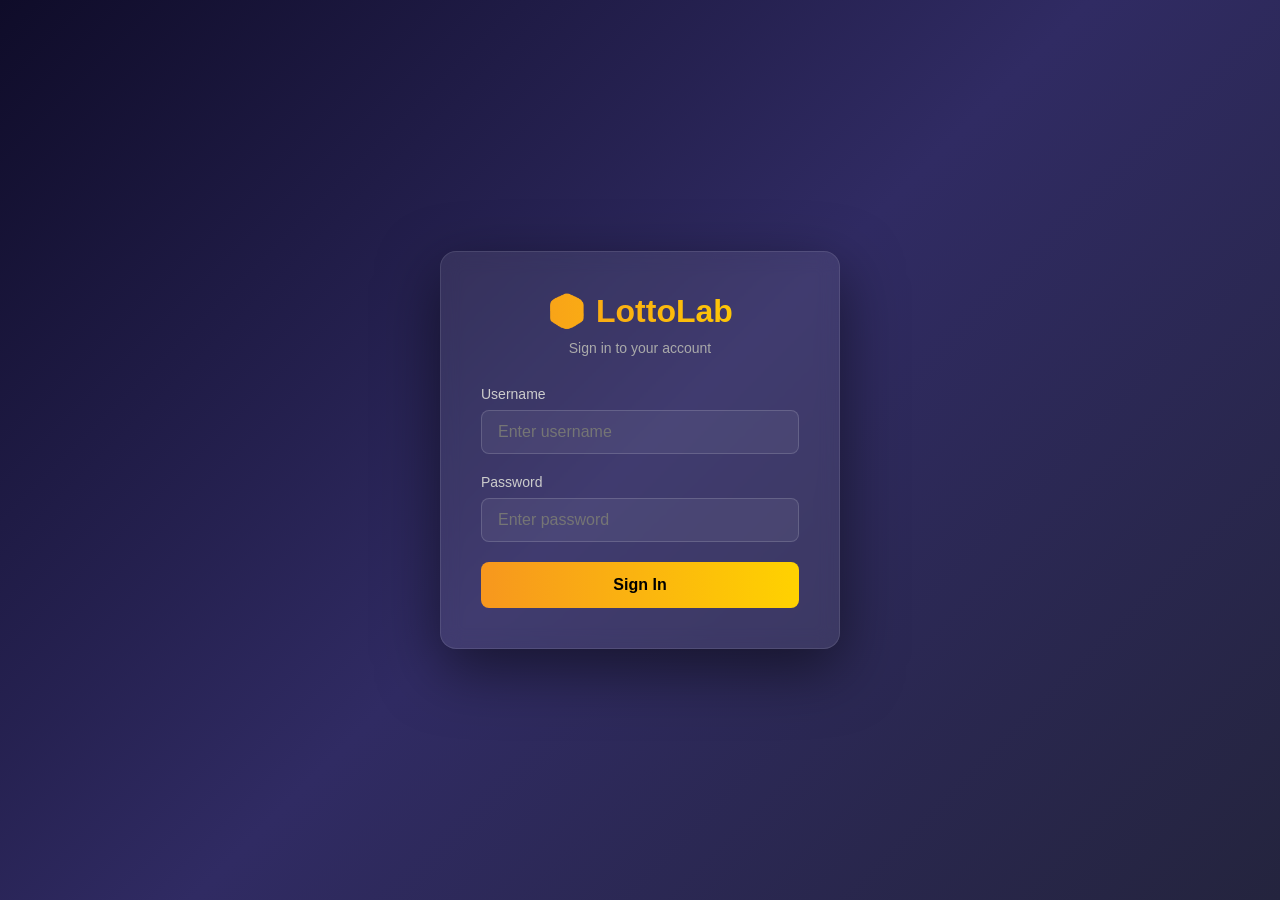
<file: frontend/login.html>
<!DOCTYPE html>
<html lang="en">
<head>
    <meta charset="UTF-8">
    <meta name="viewport" content="width=device-width, initial-scale=1.0">
    <title>LottoLab - Login</title>
    <style>
        * {
            margin: 0;
            padding: 0;
            box-sizing: border-box;
        }
        body {
            font-family: -apple-system, BlinkMacSystemFont, 'Segoe UI', Roboto, sans-serif;
            background: linear-gradient(135deg, #0f0c29, #302b63, #24243e);
            min-height: 100vh;
            display: flex;
            align-items: center;
            justify-content: center;
            color: #fff;
        }
        .login-container {
            background: rgba(255, 255, 255, 0.08);
            backdrop-filter: blur(10px);
            padding: 40px;
            border-radius: 16px;
            border: 1px solid rgba(255, 255, 255, 0.1);
            width: 100%;
            max-width: 400px;
            box-shadow: 0 20px 60px rgba(0,0,0,0.5);
        }
        .login-container h1 {
            text-align: center;
            font-size: 32px;
            margin-bottom: 10px;
            background: linear-gradient(90deg, #f7971e, #ffd200);
            -webkit-background-clip: text;
            -webkit-text-fill-color: transparent;
        }
        .login-container .subtitle {
            text-align: center;
            color: #aaa;
            margin-bottom: 30px;
            font-size: 14px;
        }
        .form-group {
            margin-bottom: 20px;
        }
        .form-group label {
            display: block;
            margin-bottom: 8px;
            color: #ccc;
            font-size: 14px;
        }
        .form-group input {
            width: 100%;
            padding: 12px 16px;
            background: rgba(255, 255, 255, 0.06);
            border: 1px solid rgba(255, 255, 255, 0.15);
            border-radius: 8px;
            color: #fff;
            font-size: 16px;
        }
        .form-group input:focus {
            outline: none;
            border-color: #f7971e;
        }
        .btn-login {
            width: 100%;
            padding: 14px;
            background: linear-gradient(90deg, #f7971e, #ffd200);
            border: none;
            border-radius: 8px;
            color: #000;
            font-size: 16px;
            font-weight: bold;
            cursor: pointer;
        }
        .btn-login:hover { transform: scale(1.02); }
        .btn-login:disabled { opacity: 0.6; cursor: not-allowed; }
        .error-message {
            color: #ff6b6b;
            font-size: 14px;
            margin-top: 10px;
            text-align: center;
            display: none;
        }
        .error-message.show { display: block; }
        .success-message {
            color: #4caf50;
            font-size: 14px;
            margin-top: 10px;
            text-align: center;
            display: none;
        }
        .success-message.show { display: block; }
    </style>
</head>
<body>
    <div class="login-container">
        <h1>🎲 LottoLab</h1>
        <p class="subtitle">Sign in to your account</p>
        
        <form id="loginForm">
            <div class="form-group">
                <label>Username</label>
                <input type="text" id="username" placeholder="Enter username">
            </div>
            <div class="form-group">
                <label>Password</label>
                <input type="password" id="password" placeholder="Enter password">
            </div>
            <button type="submit" class="btn-login" id="loginBtn">Sign In</button>
            <div class="error-message" id="errorMessage">Invalid username or password</div>
            <div class="success-message" id="successMessage">✅ Login successful! Redirecting...</div>
        </form>
    </div>

    <script>
        document.getElementById('loginForm').addEventListener('submit', async (e) => {
            e.preventDefault();
            
            const username = document.getElementById('username').value.trim();
            const password = document.getElementById('password').value;
            const btn = document.getElementById('loginBtn');
            const errorMsg = document.getElementById('errorMessage');
            const successMsg = document.getElementById('successMessage');
            
            btn.disabled = true;
            btn.textContent = 'Signing in...';
            errorMsg.classList.remove('show');
            successMsg.classList.remove('show');
            
            try {
                console.log('🔐 Login attempt for:', username);
                
                const response = await fetch('/api/v1/auth/login', {
                    method: 'POST',
                    headers: {
                        'Content-Type': 'application/x-www-form-urlencoded',
                    },
                    body: new URLSearchParams({
                        username: username,
                        password: password,
                    })
                });
                
                const data = await response.json();
                
                if (response.ok && data.access_token) {
                    localStorage.setItem('token', data.access_token);
                    successMsg.classList.add('show');
                    setTimeout(() => {
                        window.location.href = '/';
                    }, 1000);
                } else {
                    errorMsg.textContent = data.detail || 'Invalid username or password';
                    errorMsg.classList.add('show');
                    btn.disabled = false;
                    btn.textContent = 'Sign In';
                }
            } catch (error) {
                errorMsg.textContent = 'Network error. Please try again.';
                errorMsg.classList.add('show');
                btn.disabled = false;
                btn.textContent = 'Sign In';
                console.error('Login error:', error);
            }
        });
    </script>
</body>
</html>
</file>
